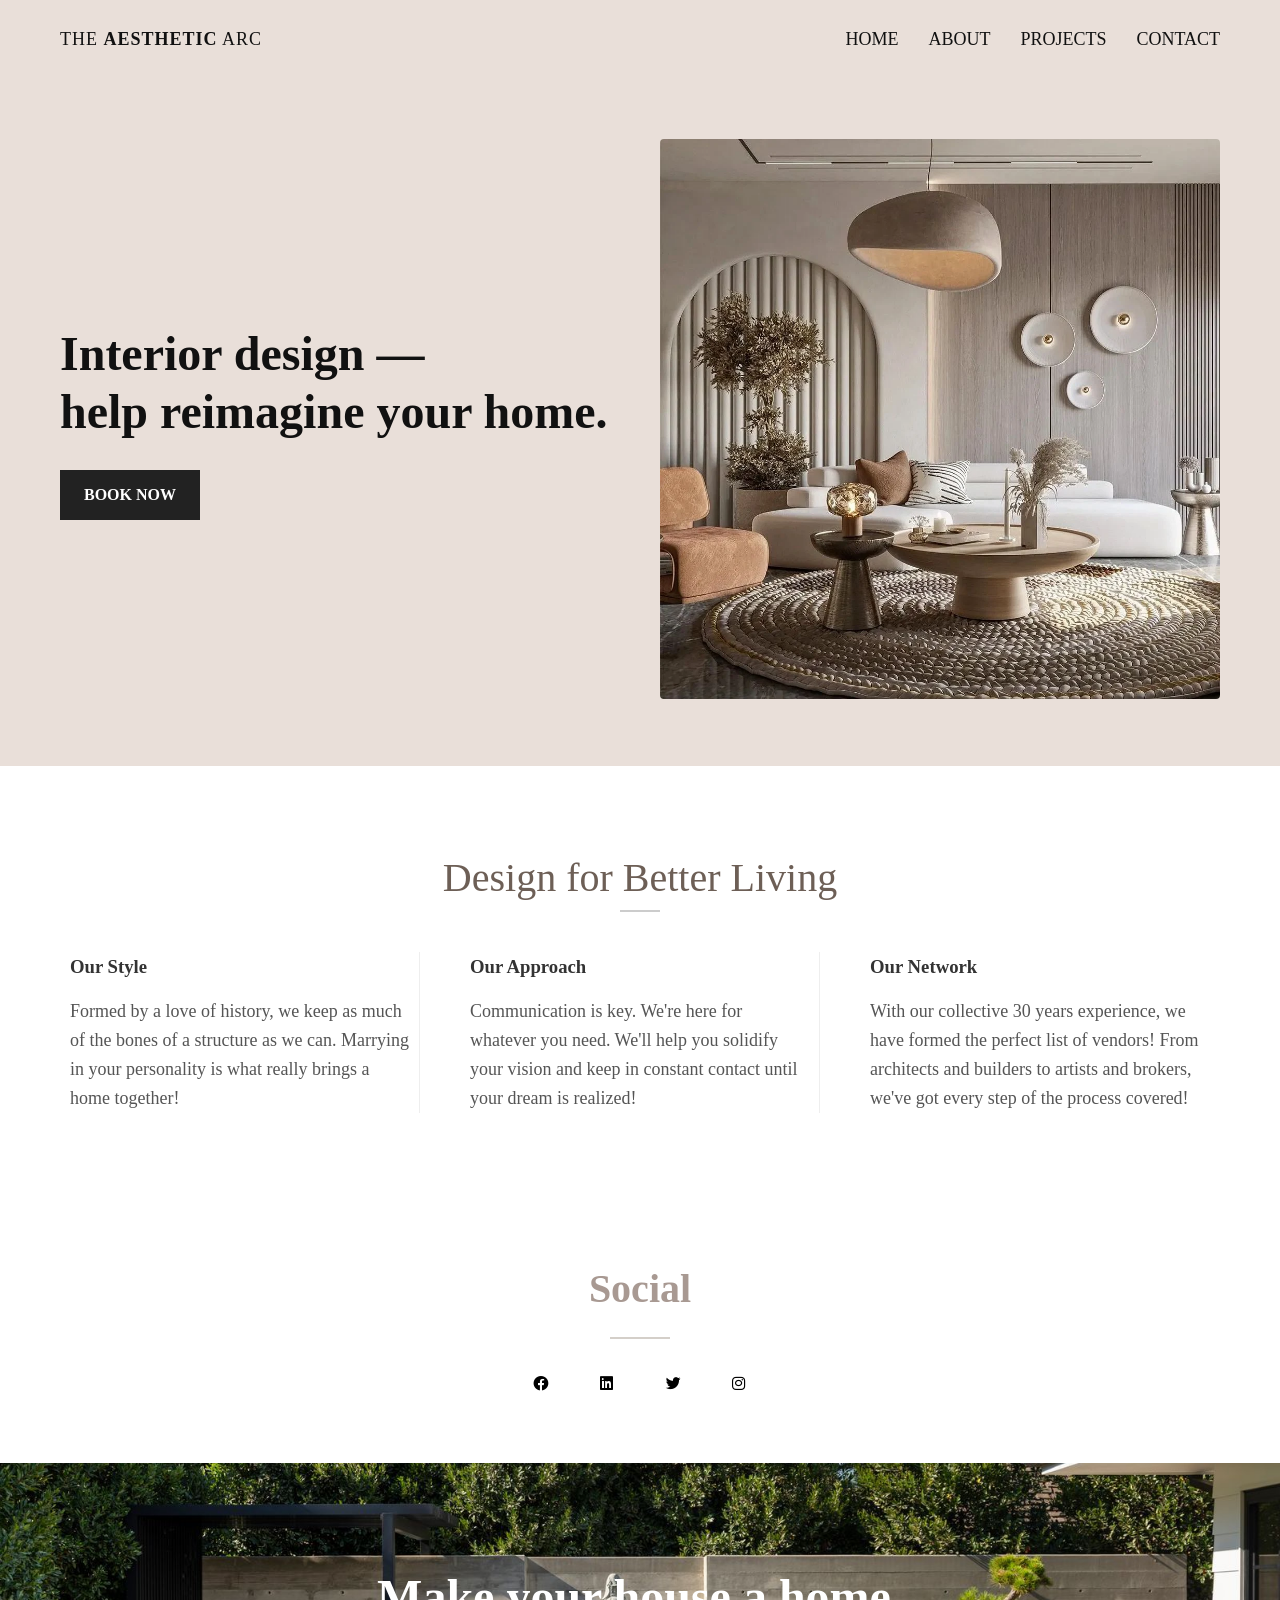
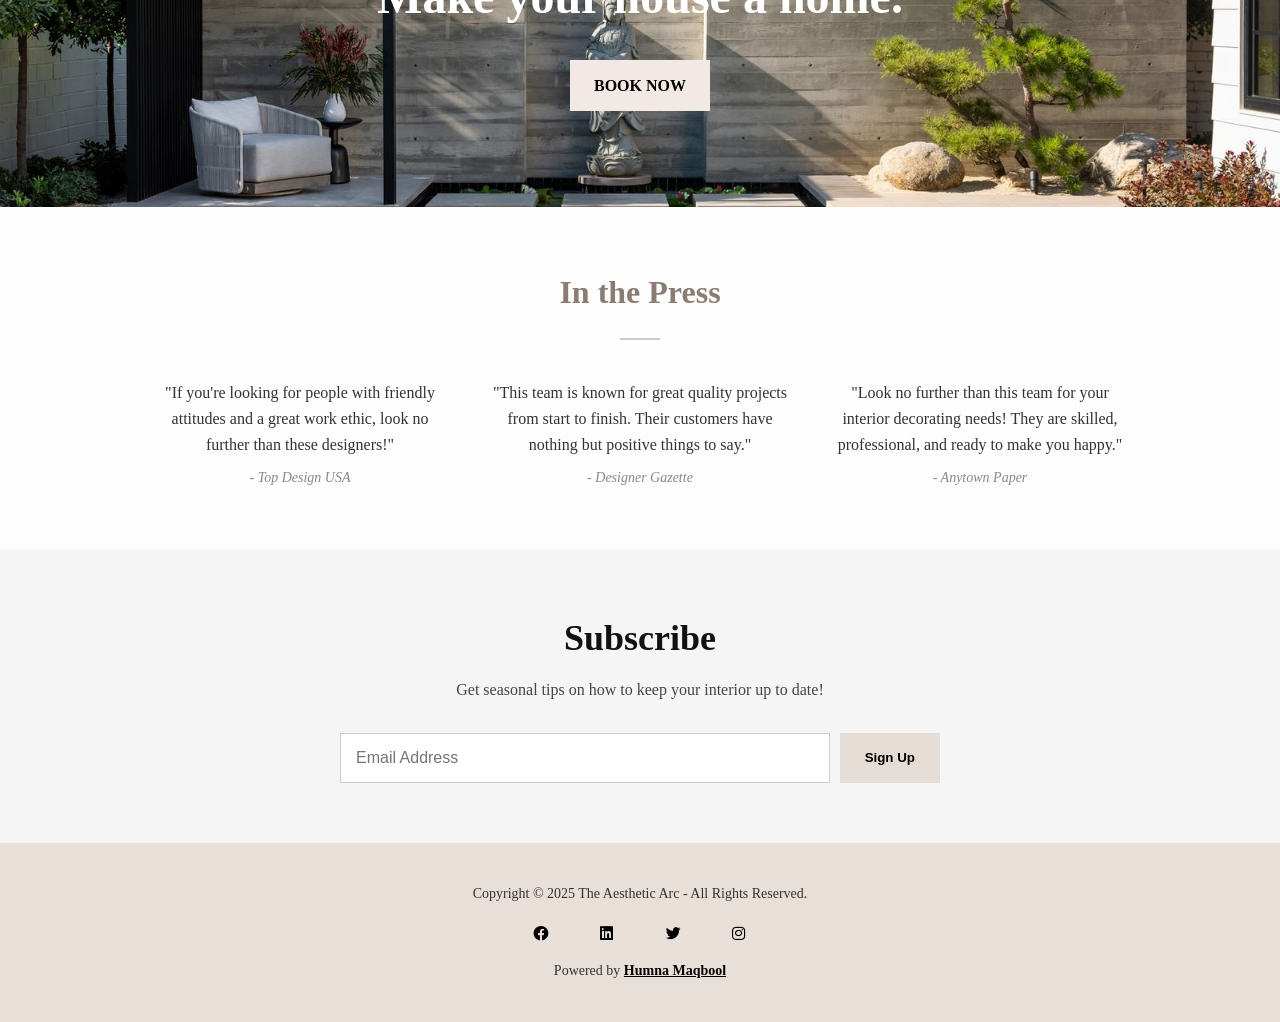
<file: index.html>
<!DOCTYPE html>
<html lang="en">
<head>
  <meta charset="UTF-8">
  <meta name="viewport" content="width=device-width, initial-scale=1.0">
  <title>THE AESTHETIC ARC  - Interior Design</title>
  <link rel="stylesheet" href="ID.css">
   <link href='https://unpkg.com/boxicons@2.1.4/css/boxicons.min.css' rel='stylesheet'>
</head>
<body>

  <header>
    <div class="logo">THE <strong>AESTHETIC</strong> ARC</div>
    <nav>
      <ul>
        <li><a href="#">HOME</a></li>
        <li><a href="#">ABOUT</a></li>
        <li><a href="#">PROJECTS</a></li>
        <li><a href="#">CONTACT</a></li>
      </ul>
    </nav>
  </header>

  <section class="hero">
    <div class="hero-text">
      <h1>Interior design —<br> help reimagine your home.</h1>
      <a href="ID2.html" class="book-btn">BOOK NOW</a>
    </div>
    <div class="hero-image">
      <img src="image.webp" alt="Interior Design">
    </div>
  </section>
  <section class="values-section">
  <h2>Design for Better Living</h2>
  <hr />
  <div class="values-grid">
    <div class="value-box">
      <h3>Our Style</h3>
      <p>
        Formed by a love of history, we keep as much of the bones of a structure as we can.
        Marrying in your personality is what really brings a home together!
      </p>
    </div>
    <div class="value-box">
      <h3>Our Approach</h3>
      <p>
        Communication is key. We're here for whatever you need.
        We'll help you solidify your vision and keep in constant contact until your dream is realized!
      </p>
    </div>
    <div class="value-box">
      <h3>Our Network</h3>
      <p>
        With our collective 30 years experience, we have formed the perfect list of vendors!
        From architects and builders to artists and brokers, we've got every step of the process covered!
      </p>
    </div>
  </div>
</section>
<!-- SOCIAL SECTION -->
<section class="social-section" id="social">
  <h2>Social</h2>
  <div class="divider"></div>
  <div class="social-icons">
   <a href="#"><i class='bx bxl-facebook-circle' ></i></a>
   <a href="#"><i class='bx bxl-linkedin-square'></i></a>
   <a href="#"><i class='bx bxl-twitter'></i></a>
   <a href="#"><i class='bx bxl-instagram' ></i></a>
  </div>
</section>

<!-- CTA SECTION  call to action -->
<section class="cta-section">
  <div class="cta-content">
    <h2>Make your house a home.</h2>
    <a href="#contact" class="cta-button">BOOK NOW</a>
  </div>
</section>

<section class="press-section">
  <h2 class="press-title">In the Press</h2>
  <hr />
  <div class="press-quotes">
    <div class="quote">
      <p>"If you're looking for people with friendly attitudes and a great work ethic, look no further than these designers!"</p>
      <span class="source">- Top Design USA</span>
    </div>
    <div class="quote">
      <p>"This team is known for great quality projects from start to finish. Their customers have nothing but positive things to say."</p>
      <span class="source">- Designer Gazette</span>
    </div>
    <div class="quote">
      <p>"Look no further than this team for your interior decorating needs! They are skilled, professional, and ready to make you happy."</p>
      <span class="source">- Anytown Paper</span>
    </div>
  </div>
</section>

<!-- Subscribe Section -->
<section class="subscribe-section">
  <h2>Subscribe</h2>
  <p>Get seasonal tips on how to keep your interior up to date!</p>
  <form class="subscribe-form">
    <input type="email" placeholder="Email Address" required>
    <button type="submit">Sign Up</button>
  </form>
</section>

<!-- Footer -->
<footer class="site-footer">
  <div class="footer-content">
    <p>Copyright © 2025 The Aesthetic Arc - All Rights Reserved.</p>
    <div class="social-icons">
      <a href="#"><i class='bx bxl-facebook-circle' ></i></a>
            <a href="#"><i class='bx bxl-linkedin-square'></i></a>
            <a href="#"><i class='bx bxl-twitter'></i></a>
            <a href="#"><i class='bx bxl-instagram' ></i></a> 
    </div>
    <p class="powered">Powered by <a href="#">Humna Maqbool</a></p>
  </div>
</footer>

</body>
</html>
</file>
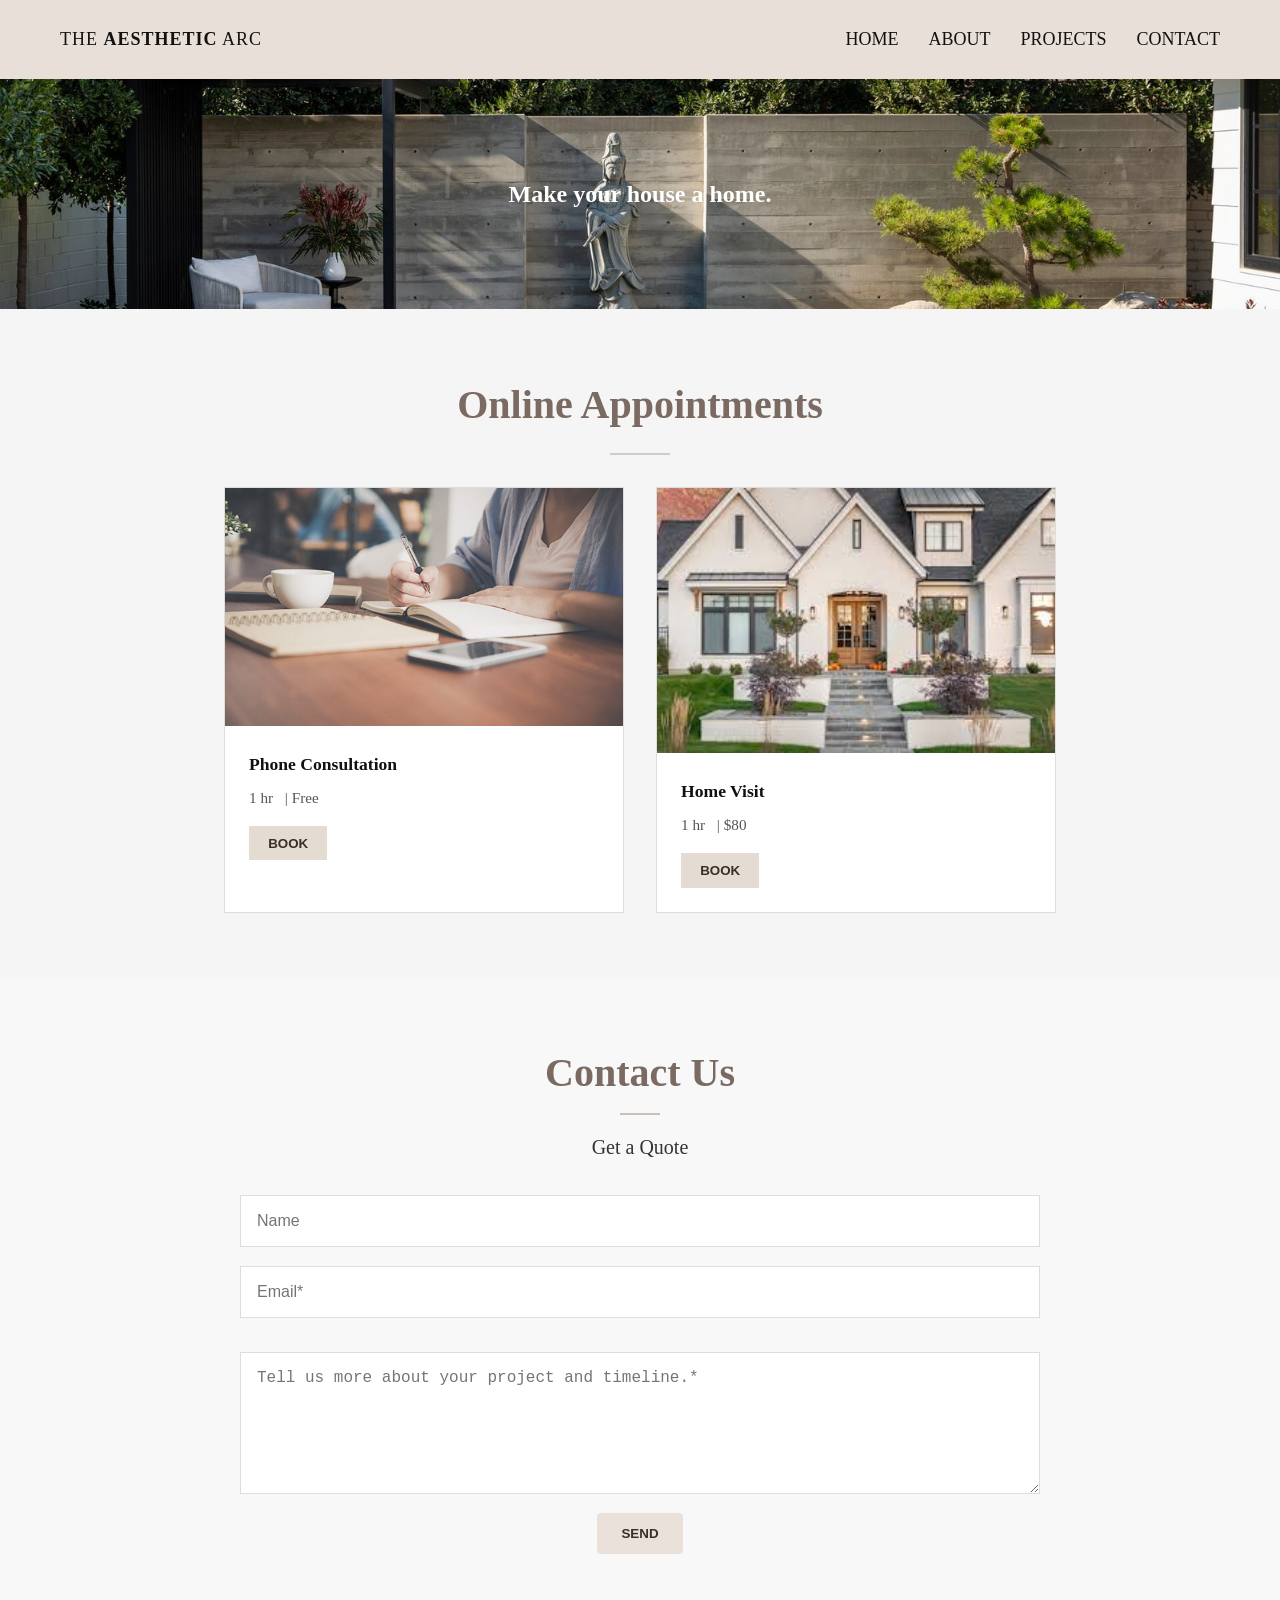
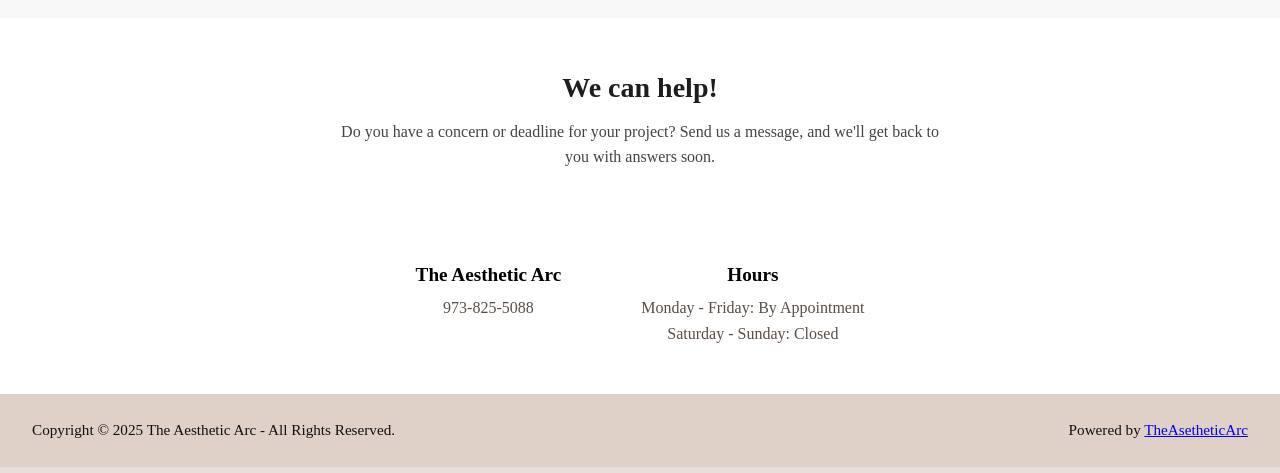
<file: ID2.html>
<!DOCTYPE html>
<html lang="en">
<head>
  <meta charset="UTF-8" />
  <meta name="viewport" content="width=device-width, initial-scale=1.0"/>
  <title>THE AESTHETIC ARC </title>
  <link rel="stylesheet" href="ID2.css" />
</head>
<body>
  <header>
    <div class="logo">THE <strong>AESTHETIC</strong> ARC</div>
    <nav>
      <ul>
        <li><a href="ID.html">HOME</a></li>
        <li><a href="#">ABOUT</a></li>
        <li><a href="#">PROJECTS</a></li>
        <li><a href="#">CONTACT</a></li>
      </ul>
    </nav>
  </header>

  <section class="cta-section">
    <div class="cta-content">
      <h2>Make your house a home.</h2>
    </div>
  </section>

  <section class="appointments">
    <h2>Online Appointments</h2>
    <div class="appointment-grid">
      <div class="appointment-card">
        <img src="services-free.jpg" alt="Phone Consultation">
        <div class="appointment-details">
          <h3>Phone Consultation</h3>
          <p><span>1 hr</span> | <span>Free</span></p>
          <button>BOOK</button>
        </div>
      </div>

      <div class="appointment-card">
        <img src="home-visit.jpeg" alt="Home Visit">
        <div class="appointment-details">
          <h3>Home Visit</h3>
          <p><span>1 hr</span> | <span>$80</span></p>
          <button>BOOK</button>
        </div>
      </div>
    </div>
  </section>

  <section class="contact-section" id="contact">
    <h2>Contact Us</h2>
    <hr />
    <p class="subtitle">Get a Quote</p>

    <form class="contact-form" onsubmit="return validateForm()">
      <input type="text" name="name" placeholder="Name" required />
      <input type="email" id="email" name="email" placeholder="Email*" required />
      <span id="email-error" class="error-message"></span>

      <textarea name="message" rows="6" placeholder="Tell us more about your project and timeline.*" required></textarea>

      <button type="submit">SEND</button>
    </form>

    <!-- Success message -->
    <p id="form-success">Your quote has been submitted successfully!</p>
  </section>

  <section class="footer-info">
    <h3>We can help!</h3>
    <p>Do you have a concern or deadline for your project? Send us a message, and we'll get back to you with answers soon.</p>
    <br>
    <div class="contact-details">
      <div>
        <h4>The Aesthetic Arc </h4>
        <p>973-825-5088</p>
      </div>
      <div>
        <h4>Hours</h4>
        <p>Monday - Friday: By Appointment<br>Saturday - Sunday: Closed</p>
      </div>
    </div>
  </section>

  <footer class="site-footer">
    <div class="footer-left">
      <p>Copyright © 2025 The Aesthetic Arc - All Rights Reserved.</p>
    </div>
    <div class="social-icons">
      <a href="#"><i class='bx bxl-facebook-circle'></i></a>
      <a href="#"><i class='bx bxl-linkedin-square'></i></a>
      <a href="#"><i class='bx bxl-twitter'></i></a>
      <a href="#"><i class='bx bxl-instagram'></i></a>
    </div>
    <div class="footer-right">
      <p>Powered by <a href="https://www.theasetheticarc.com" target="_blank">TheAsetheticArc</a></p>
    </div>
  </footer>

  <!-- JavaScript Validation -->
  <script>
    function validateForm() {
      const emailField = document.getElementById('email');
      const emailError = document.getElementById('email-error');
      const successMsg = document.getElementById('form-success');
      const form = document.querySelector('.contact-form');
      const emailValue = emailField.value.trim();

      const emailPattern = /^[^ ]+@[^ ]+\.[a-z]{2,3}$/;

      if (!emailPattern.test(emailValue)) {
        emailError.textContent = "Please enter a valid email address.";
        emailField.style.borderColor = "red";
        successMsg.style.display = "none";
        return false;
      }

      // Clear error
      emailError.textContent = "";
      emailField.style.borderColor = "initial";

      // Show success message
      successMsg.style.display = "block";

      // Reset form
      form.reset();

      // Prevent actual submission
      return false;
    }
  </script>
</body>
</html>
</file>
<file: ID.css>
/* --- GLOBAL STYLES --- */
* {
  margin: 0;
  padding: 0;
  box-sizing: border-box;
}

body {
  font-family: 'Georgia', serif;
  color: #111;
  background: #e9dfd9;
  line-height: 1.6;
}

/* --- HEADER --- */
header {
  display: flex;
  justify-content: space-between;
  align-items: center;
  padding: 25px 60px;
  font-size: 18px;
  flex-wrap: wrap;
}

.logo {
  font-weight: 400;
  letter-spacing: 1px;
}

nav ul {
  list-style: none;
  display: flex;
  gap: 30px;
  flex-wrap: wrap;
}

nav ul li a {
  text-decoration: none;
  color: #111;
  font-weight: 500;
}

/* --- HERO SECTION --- */
.hero {
  display: flex;
  justify-content: space-between;
  align-items: center;
  padding: 60px;
  flex-wrap: wrap;
  gap: 40px;
}

.hero-text {
  flex: 1;
  min-width: 280px;
  animation: fadeInUp 1s ease forwards;
  
}

.hero-text h1 {
  font-size: 3rem;
  line-height: 1.2;
  margin-bottom: 30px;
}

.book-btn {
  display: inline-block;
  padding: 12px 24px;
  background-color: rgb(34, 34, 34);
  color: #fff;
  text-decoration: none;
  font-weight: bold;
}

.book-btn:hover {
  background-color: rgb(88, 82, 71);
}

.hero-image {
  flex: 1;
  min-width: 280px;
  text-align: center;
}

.hero-image img {
  width: 100%;
  max-width: 600px;
  height: auto;
  border-radius: 4px;
  animation: fadeIn 1s ease 0.3s forwards;
}

/* --- VALUES SECTION --- */
.values-section {
  padding: 80px 60px;
  text-align: center;
  background-color: #fff;
}

.values-section h2 {
  font-size: 2.5rem;
  font-weight: normal;
  color: #6d5f56;
}

.values-section hr {
  width: 40px;
  margin: 0 auto 40px;
  border: 1px solid #ccc;
}

.values-grid {
  display: flex;
  justify-content: space-between;
  gap: 40px;
  flex-wrap: wrap;
}

.value-box {
  flex: 1;
  min-width: 260px;
  max-width: 360px;
  text-align: left;
  padding: 0 10px;
  border-right: 1px solid #eee;
}

.value-box:last-child {
  border-right: none;
}

.value-box h3 {
  font-weight: bold;
  color: #333;
  margin-bottom: 15px;
}

.value-box p {
  font-size: 18px;
  color: #555;
}

/* --- SOCIAL SECTION --- */
.social-section {
  text-align: center;
  padding: 4rem 2rem;
  background: #fff;
}

.social-section h2 {
  font-size: 2.5rem;
  color: #a89992;
}

.divider {
  width: 60px;
  height: 2px;
  background-color: #d4cfc9;
  margin: 1rem auto 2rem auto;
}

.social-icons {
  display: flex;
  justify-content: center;
  gap: 2rem;
  margin-top: 1rem;
  flex-wrap: wrap;
}

.social-icons img {
  width: 40px;
  height: 40px;
 
}
/* --- CTA SECTION --- */
.cta-section {
  background: url('Garden.webp') no-repeat center center/cover;
  padding: 6rem 2rem;
  text-align: center;
  color: #fff;
  position: relative;
}



.cta-content {
  position: relative;
  z-index: 1;
}

.cta-content h2 {
  font-size: 3rem;
  margin-bottom: 1.5rem;
}

.cta-button {
  display: inline-block;
  background: #f2e8e4;
  color: #000;
  padding: 0.8rem 1.5rem;
  font-weight: bold;
  text-decoration: none;
}

.cta-button:hover {
  background: #e0d6d2;
}

/* --- PRESS SECTION --- */
.press-section {
  padding: 60px 20px;
  background-color: #fdfdfd;
  text-align: center;
  color: #333;
}

.press-title {
  font-size: 2rem;
  color: #8a7c72;
  margin-bottom: 20px;
  position: relative;
}
.press-section hr {
  width: 40px;
  margin: 0 auto 40px;
  border: 1px solid #ccc;
}
.press-quotes {
  display: flex;
  justify-content: center;
  gap: 40px;
  flex-wrap: wrap;
  max-width: 1200px;
  margin: 0 auto;
}

.quote {
  max-width: 300px;
  font-size: 16px;
  line-height: 1.6;
}

.source {
  display: block;
  margin-top: 10px;
  color: #888;
  font-style: italic;
  font-size: 14px;
}

/* --- SUBSCRIBE SECTION --- */
.subscribe-section {
  background-color: #f5f5f5;
  text-align: center;
  padding: 60px 20px;
}

.subscribe-section h2 {
  font-size: 2.25rem;
  margin-bottom: 10px;
}

.subscribe-section p {
  font-size: 16px;
  color: #444;
  margin-bottom: 30px;
}

.subscribe-form {
  display: flex;
  justify-content: center;
  flex-wrap: wrap;
  gap: 10px;
  max-width: 600px;
  margin: 0 auto;
}

.subscribe-form input[type="email"] {
  padding: 15px;
  font-size: 16px;
  flex: 1;
  min-width: 250px;
  border: 1px solid #ccc;
}

.subscribe-form button {
  background-color: #e5dcd6;
  color: #000;
  padding: 15px 25px;
  border: none;
  font-weight: bold;
  cursor: pointer;
}

/* --- FOOTER --- */
.site-footer {
  background-color: #e9dfd9;
  padding: 30px 20px;
  text-align: center;
}

.footer-content p {
  margin: 10px 0;
  color: #333;
  font-size: 14px;
}

.footer-content,
.powered {
  text-align: center;
}

.social-icons a {
  margin: 0 8px;
  color: #000;
  font-size: 18px;
  text-decoration: none;
}

.powered a {
  color: #000;
  font-weight: bold;
}

/* --- ANIMATIONS --- */
@keyframes fadeInUp {
  0% {
    transform: translateY(30px);
    opacity: 0;
  }
  100% {
    transform: translateY(0);
    opacity: 1;
  }
}

/* --- MEDIA QUERIES --- */

/* Tablets (max-width: 1024px) */
@media (max-width: 1024px) {
  header {
    flex-direction: column;
    text-align: center;
    gap: 15px;
  }

  .hero {
    flex-direction: column;
    padding: 40px 30px;
  }

  .hero-text {
    max-width: 100%;
    text-align: center;
  }

  .values-grid {
    flex-direction: column;
    align-items: center;
  }

  .value-box {
    max-width: 100%;
    border-right: none;
    text-align: center;
  }

  .cta-content h2 {
    font-size: 2.5rem;
  }

  .press-quotes {
    flex-direction: column;
    gap: 20px;
  }

  .quote {
    max-width: 90%;
    margin: 0 auto;
  }
}

/* Mobile (max-width: 600px) */
@media (max-width: 600px) {
  nav ul {
    flex-direction: column;
    gap: 10px;
    justify-content: center;
    align-items: center;
  }

  .hero-text h1 {
    font-size: 2rem;
  }

  .cta-content h2 {
    font-size: 1.75rem;
  }

  .cta-button {
    font-size: 0.9rem;
    padding: 0.7rem 1.2rem;
  }

  .subscribe-form {
    flex-direction: column;
    align-items: stretch;
    gap: 15px;
  }

  .subscribe-form input[type="email"],
  .subscribe-form button {
    width: 100%;
  }

  .footer-content {
    display: flex;
    flex-direction: column;
    align-items: center;
    gap: 10px;
  }

  .social-icons {
    justify-content: center;
    flex-wrap: wrap;
    gap: 10px;
  }
}
</file>
<file: ID2.css>
* {
  margin: 0;
  padding: 0;
  box-sizing: border-box;
}

body {
  font-family: 'Georgia', serif;
  color: #111;
  background: #e9dfd9;
  line-height: 1.6;
}

/* --- HEADER --- */
header {
  display: flex;
  justify-content: space-between;
  align-items: center;
  padding: 25px 60px;
  font-size: 18px;
  flex-wrap: wrap;
}

.logo {
  font-weight: 400;
  letter-spacing: 1px;
}
nav ul {
  list-style: none;
  display: flex;
  gap: 30px;
  flex-wrap: wrap;
}

nav ul li a {
  text-decoration: none;
  color: #111;
  font-weight: 500;
}
/* --- CTA SECTION --- */
.cta-section {
  background: url('Garden.webp') no-repeat center center/cover;
  padding: 6rem 2rem;
  text-align: center;
  color: #fff;
  position: relative;
}
.appointments {
  background-color: #f5f5f5;
  padding: 4rem 2rem;
  text-align: center;
}

.appointments h2 {
  font-size: 2.5rem;
  color: #7a6a61;
  margin-bottom: 2rem;
  font-family: 'Georgia', serif;
  position: relative;
  display: inline-block;
}

.appointments h2::after {
  content: '';
  display: block;
  width: 60px;
  height: 2px;
  background: #ccc;
  margin: 1rem auto 0;
}

.appointment-grid {
  display: flex;
  justify-content: center;
  gap: 2rem;
  flex-wrap: wrap;
  max-width: 1200px;
  margin: 0 auto;
}

.appointment-card {
  background-color: #fff;
  border: 1px solid #ddd;
  width: 400px;
  text-align: left;
  display: flex;
  flex-direction: column;
}

.appointment-card img {
  width: 100%;
  height: auto;
}

.appointment-details {
  padding: 1.5rem;
}

.appointment-details h3 {
  font-size: 1.1rem;
  margin-bottom: 0.5rem;
}

.appointment-details p {
  color: #555;
  margin-bottom: 1rem;
  font-size: 0.95rem;
}

.appointment-details p span {
  margin-right: 0.5rem;
}

.appointment-details button {
  background-color: #e4dbd3;
  color: #3a2e28;
  border: none;
  padding: 0.6rem 1.2rem;
  font-weight: bold;
  cursor: pointer;
}

.appointment-details button:hover {
  background-color: #d2c5bb;
}
.contact-section {
  padding: 4rem 2rem;
  background-color: #f8f8f8;
  text-align: center;
}

.contact-section h2 {
  font-size: 2.5rem;
  color: #7a6a61;
  margin-bottom: 0.5rem;
  font-family: 'Georgia', serif;
}

.contact-section hr {
  width: 40px;
  height: 2px;
  background-color: #c9c0ba;
  border: none;
  margin: 0 auto 1rem;
}

.contact-section .subtitle {
  font-size: 1.25rem;
  margin-bottom: 2rem;
  color: #333;
}

.contact-form {
  max-width: 800px;
  margin: 0 auto;
  display: flex;
  flex-direction: column;
  gap: 1.2rem;
}

.contact-form input,
.contact-form textarea {
  padding: 1rem;
  font-size: 1rem;
  border: 1px solid #ddd;
  resize: vertical;
}

.contact-form input:focus,
.contact-form textarea:focus {
  border-color: #c9b6a9;
  outline: none;
}

.contact-form button {
  background-color: #eae1da;
  color: #3a2e28;
  border: none;
  padding: 0.8rem 1.5rem;
  font-weight: bold;
  border-radius: 4px;
  cursor: pointer;
  align-self: center;
}

.contact-form button:hover {
  background-color: #dcd0c5;
}

.error-message {
  color: red;
  font-size: 0.9rem;
  text-align: left;
  margin-top: -1rem;
  margin-bottom: -0.5rem;
}

.footer-info {
  text-align: center;
  padding: 3rem 2rem;
  background-color: #fff;
}

.footer-info h3 {
  font-size: 1.75rem;
  margin-bottom: 0.5rem;
  color: #1d1d1d;
}

.footer-info p {
  font-size: 1rem;
  color: #444;
  max-width: 600px;
  margin: 0 auto 2rem;
}

.contact-details {
  display: flex;
  justify-content: center;
  gap: 5rem;
  flex-wrap: wrap;
  margin-top: 2rem;
}

.contact-details h4 {
  font-size: 1.2rem;
  margin-bottom: 0.3rem;
  color: #000;
}

.contact-details p {
  color: #5a4e46;
  margin: 0;
}

.site-footer {
  background-color: #dfd1c8;
  padding: 1.5rem 2rem;
  display: flex;
  justify-content: space-between;
  flex-wrap: wrap;
  align-items: center;
  font-size: 0.95rem;
}

.error-message {
      color: red;
      font-size: 14px;
      margin-top: 4px;
      display: block;
}

#form-success {
      display: none;
      color: black;
      margin-top: 1rem;
      font-weight: bold;
}
</file>
